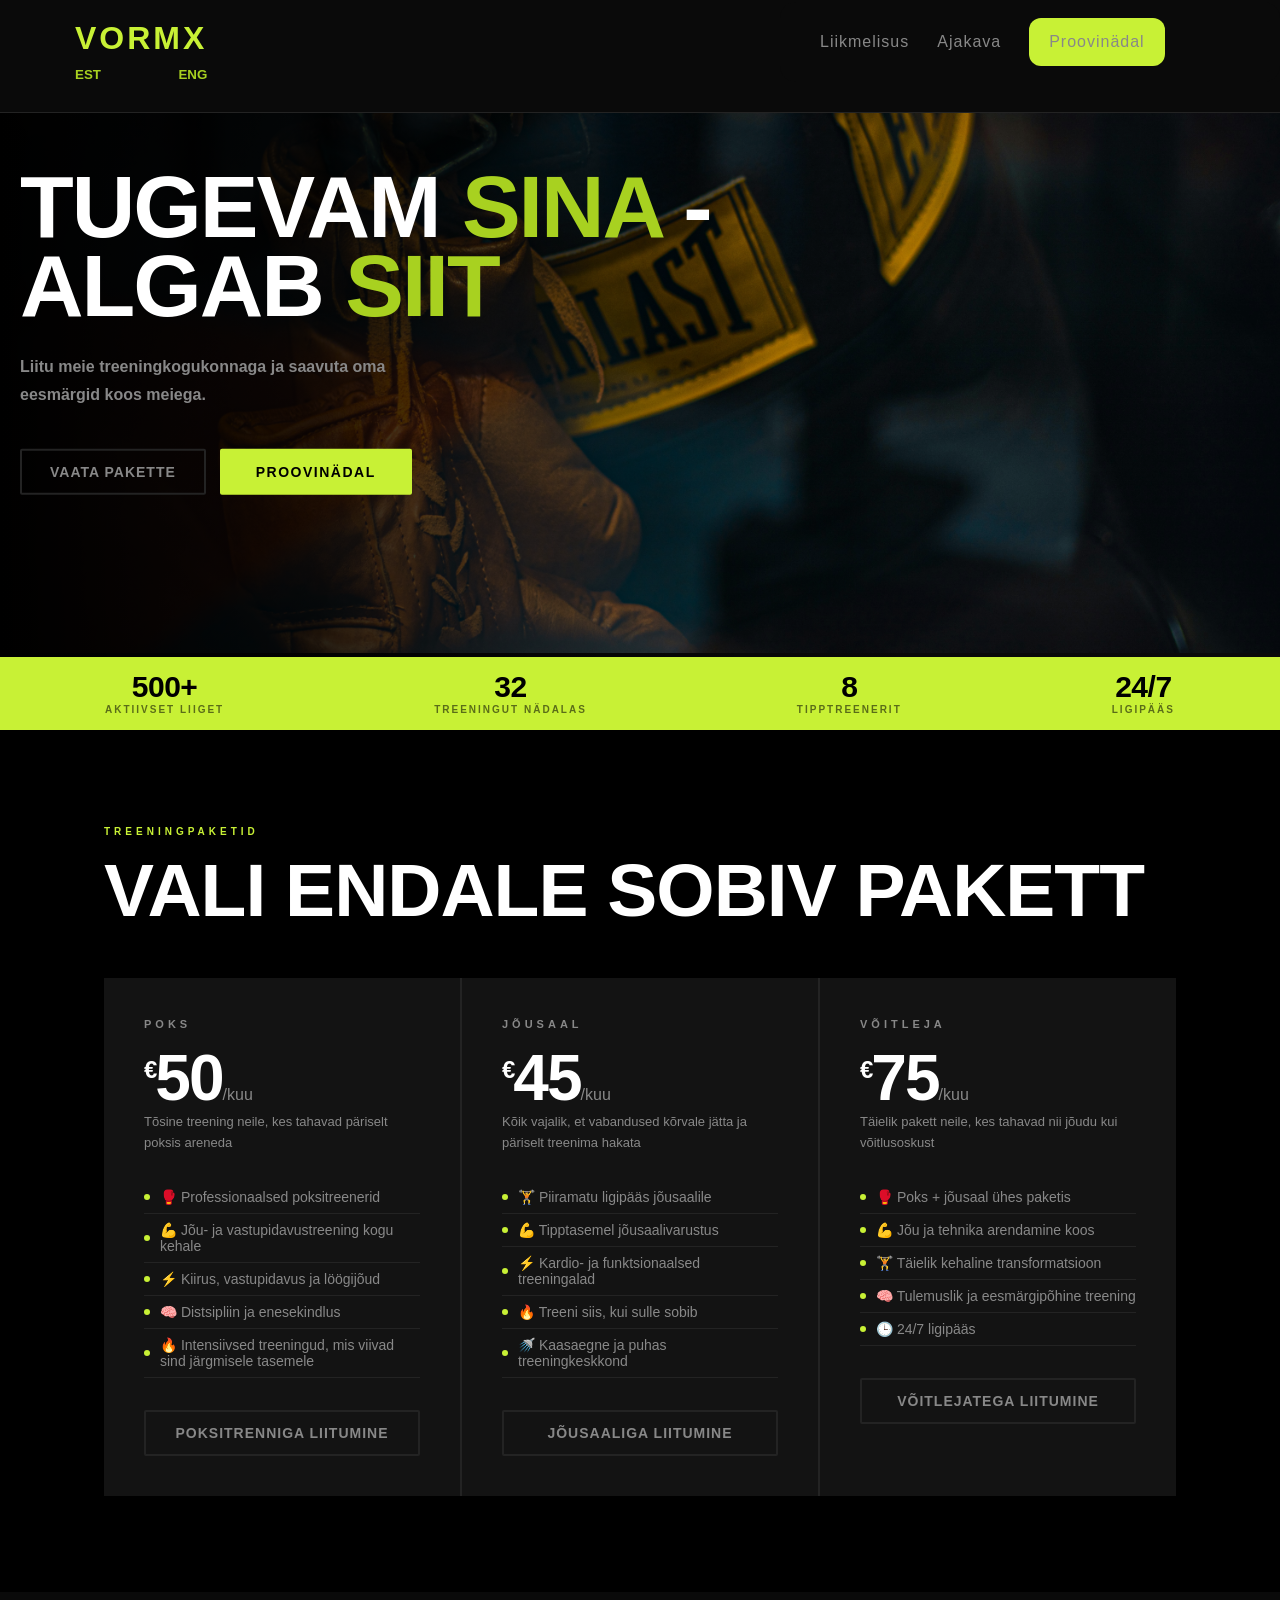
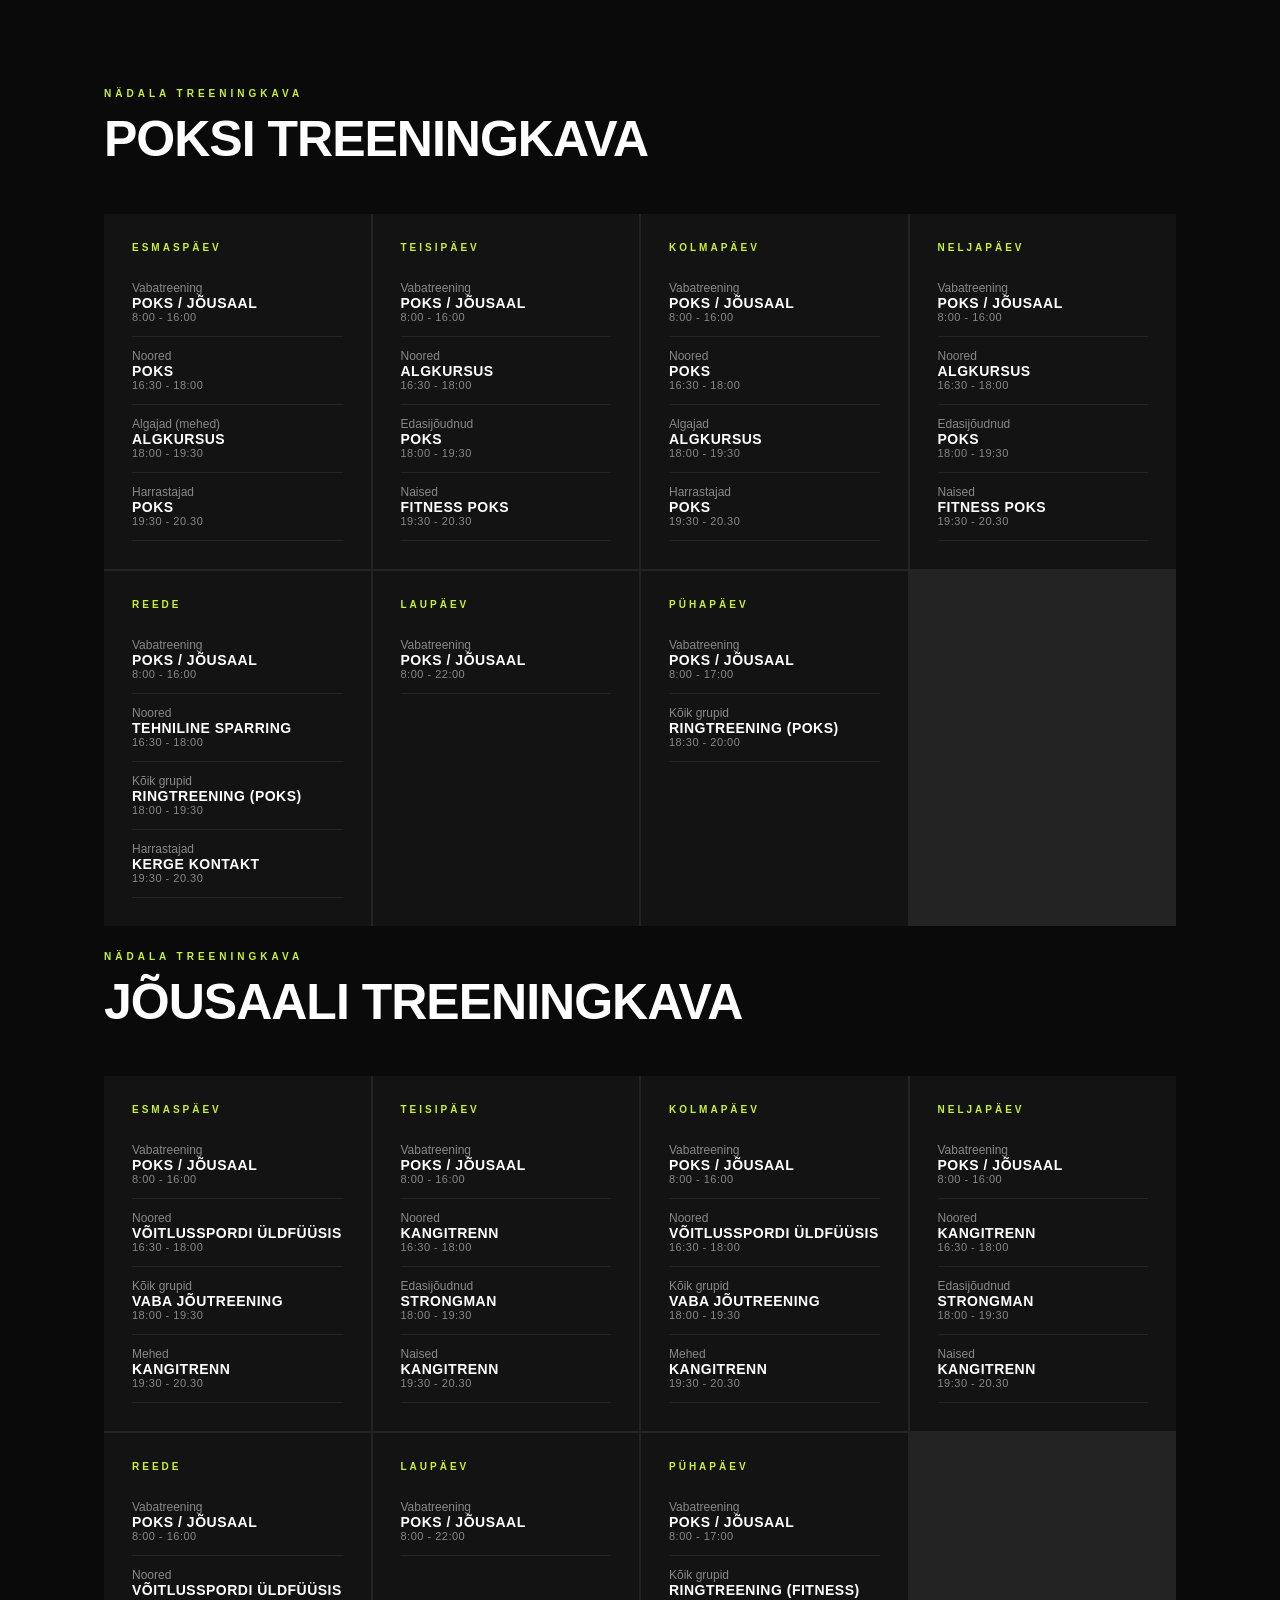
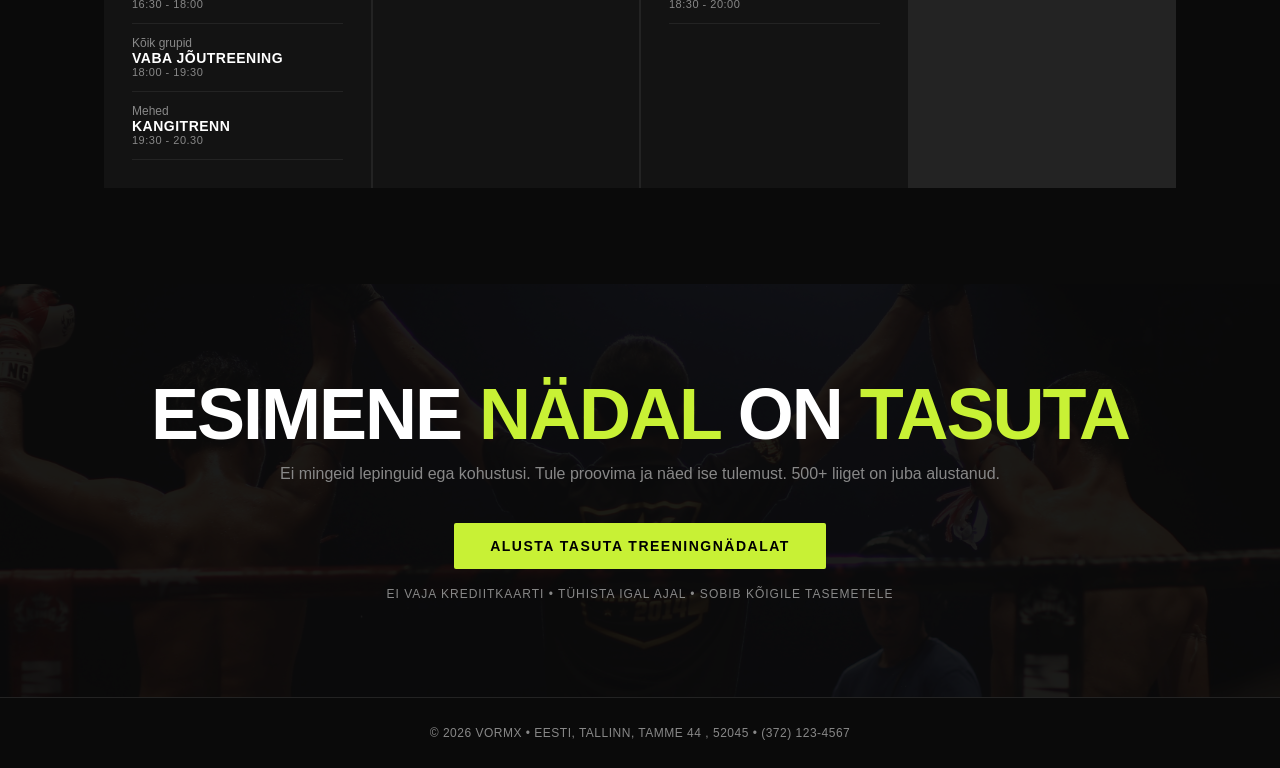
<file: index.html>
<!doctype html>
<html lang="en">
  <head>
    <meta charset="UTF-8" />
    <meta name="viewport" content="width=device-width, initial-scale=1.0" />
    <title>VormX</title>
    <link rel="stylesheet" href="index.css" />
  </head>
  <body>
    <header class="navbar">
      <div class="logo">
        <h1 class="title"><a href="index.html">VormX</a></h1>
        <button class="langbtn" onclick="setLanguage('et')">EST</button>
<button class="langbtn" onclick="setLanguage('en')">ENG</button></div>
      </div>
      <div class="burger">
        <div class="line"></div>
        <div class="line"></div>
        <div class="line"></div>
      </div>
        <nav class="nav-links">
            <a href="#plans" data-i18n="membership">Liikmelisus</a>
            <a href="#kava" data-i18n="schedule">Ajakava</a>
            <a href="trial.html" target="_blank" class="start" data-i18n="free-week">Proovinädal</a>
    </header>

    <section class="hero" id="hero">
        <div class="hero-vasak">
            <h1><span class="none" data-i18n="hero-h1">Tugevam</span> <span class="span" data-i18n="hero-span">sina</span> -<br> <span class="none" data-i18n="hero-start">algab</span> <span class="span" data-i18n="hero-span-two">siit</span></h1>
            <p data-i18n="hero-p">Liitu meie treeningkogukonnaga ja saavuta oma eesmärgid koos meiega.</p>
            <div class="nupud">
            <a href="#plans" class="esimenenupp" data-i18n="hero-plans" >Vaata pakette</a>
            <a href="trial.html" target="_blank" class="teinenupp" data-i18n="free-week">Proovinädal</a>
            </div>
        </div>
        
        <div class="hero-parem">
        <img src="hero.jpg" alt="Fitness Image" class="hero-image" />

        </div>
    </section>
    <section class="numbrid">
        <div class="numberbar">
            <div class="stats">
                <div class="statnum">500+</div>
                <div class="statstxt" data-i18n="active">Aktiivset liiget</div>
            </div>
            <div class="stats">
                <div class="statnum">32</div>
                <div class="statstxt" data-i18n="classes">Treeningut nädalas</div>
            </div>
            <div class="stats">
                <div class="statnum">8</div>
                <div class="statstxt" data-i18n="coaches">Tipptreenerit</div>
            </div>
            <div class="stats">
                <div class="statnum">24/7</div>
                <div class="statstxt" data-i18n="access">Ligipääs</div>
            </div>
        </div>
    </section>

    <section class="plans" id="plans">
        <div class="planscont">
            <div class="tiitel" data-i18n="plans">Treeningpaketid</div>
            <div class="sectitle">
                <h2 data-i18n="plan-title">Vali endale sobiv pakett</h2>
            </div>
            <div class="plaanid">
                <div class="plaani-kaart">
             <div class="nimi" data-i18n="boxing">Poks</div>
             <div class="hind">
                <sup>€</sup>50<span class="kuu" data-i18n="mo">/kuu</span>
             </div>
             <div class="tutvustus" data-i18n="boxing-sub">Tõsine treening neile, kes tahavad päriselt poksis areneda</div> 

             <ul class="list">
                <li data-i18n="list-coach">🥊 Professionaalsed poksitreenerid</li>
                <li data-i18n="list-body">💪 Jõu- ja vastupidavustreening kogu kehale</li>
                <li data-i18n="list-speed">⚡ Kiirus, vastupidavus ja löögijõud</li>
                <li data-i18n="list-smart">🧠 Distsipliin ja enesekindlus</li>
                <li data-i18n="list-limit">🔥 Intensiivsed treeningud, mis viivad sind järgmisele tasemele</li>
             </ul>
             <a href="trial.html" target="_blank" class="liitu" data-i18n="list-boxing" >Poksitrenniga liitumine</a>
            </div>

             <div class="plaani-kaart">
             <div class="nimi" data-i18n="gym">Jõusaal</div>
             <div class="hind">
                <sup>€</sup>45<span class="kuu" data-i18n="mo">/kuu</span>
             </div>
             <div class="tutvustus" data-i18n="gym-sub">Kõik vajalik, et vabandused kõrvale jätta ja päriselt treenima hakata</div> 

             <ul class="list">
                <li data-i18n="gym-access">🏋️ Piiramatu ligipääs jõusaalile</li>
                <li data-i18n="gym-prem">💪 Tipptasemel jõusaalivarustus</li>
                <li data-i18n="gym-cardio">⚡ Kardio- ja funktsionaalsed treeningalad</li>
                <li data-i18n="gym-schedule">🔥 Treeni siis, kui sulle sobib</li>
                <li data-i18n="gym-env">🚿 Kaasaegne ja puhas treeningkeskkond</li>
             </ul>
             <a href="trial.html" target="_blank" class="liitu" data-i18n="gym-join">Jõusaaliga liitumine</a>
            </div>


             <div class="plaani-kaart">
             <div class="nimi" data-i18n="one" >Võitleja</div>
             <div class="hind">
                <sup>€</sup>75<span class="kuu" data-i18n="mo">/kuu</span>
             </div>
             <div class="tutvustus" data-i18n="one-sub">Täielik pakett neile, kes tahavad nii jõudu kui võitlusoskust</div> 

             <ul class="list">
                <li data-i18n="one-all">🥊 Poks + jõusaal ühes paketis</li>
                <li data-i18n="one-together">💪 Jõu ja tehnika arendamine koos</li>
                <li data-i18n="one-body">🏋️ Täielik kehaline transformatsioon</li>
                <li data-i18n="one-perfo">🧠 Tulemuslik ja eesmärgipõhine treening</li>
                <li data-i18n="one-access">🕒 24/7 ligipääs</li>
             </ul>
             <a href="trial.html" target="_blank" class="liitu" data-i18n="one-fighter">Võitlejatega liitumine</a>
            </div>
            </div>
        </div>
    </section>


    <section class="kava" id="kava">
        <div class="cont">
            <div class="tunniplaan" data-i18n="weekly-schedule">Nädala treeningkava</div>
            <h2 class="teineh" data-i18n="box-schedule">Poksi treeningkava</h2>
            <div class="ajakava">
                <div class="trennikaart">
                    <div class="päev" data-i18n="box-mon">Esmaspäev</div>
                    <div class="kaardi-info">
                         <div class="grupp" data-i18n="box-train">Vabatreening</div>
                        <div class="trenn" data-i18n="box-title">Poks / Jõusaal</div>
                        <div class="aeg">8:00 - 16:00</div>
                    </div>
                    <div class="kaardi-info">
                         <div class="grupp" data-i18n="box-jun">Noored</div>
                        <div class="trenn" data-i18n="box-box">Poks</div>
                        <div class="aeg">16:30 - 18:00</div>
                       
                    </div>
                    <div class="kaardi-info">
                        <div class="grupp" data-i18n="box-beginner">Algajad (mehed)</div>
                        <div class="trenn" data-i18n="box-fund">Algkursus</div>
                        <div class="aeg">18:00 - 19:30</div>
                        
                    </div>
                    <div class="kaardi-info">
                        <div class="grupp" data-i18n="box-adv">Harrastajad</div>
                        <div class="trenn" data-i18n="box-box">Poks</div>
                        <div class="aeg">19:30 - 20.30</div>
                        
                    </div>
                </div>

                <div class="trennikaart">
                    <div class="päev" data-i18n="box-tue" >Teisipäev</div>
                    <div class="kaardi-info">
                         <div class="grupp" data-i18n="box-train">Vabatreening</div>
                        <div class="trenn" data-i18n="box-title">Poks / Jõusaal</div>
                        <div class="aeg">8:00 - 16:00</div>
                    </div>
                    <div class="kaardi-info">
                         <div class="grupp" data-i18n="box-jun">Noored</div>
                        <div class="trenn" data-i18n="box-fund">Algkursus</div>
                        <div class="aeg">16:30 - 18:00</div>
                       
                    </div>
                    <div class="kaardi-info">
                        <div class="grupp" data-i18n="box-int">Edasijõudnud</div>
                        <div class="trenn" data-i18n="box-box">Poks</div>
                        <div class="aeg">18:00 - 19:30</div>
                        
                    </div>
                    <div class="kaardi-info">
                        <div class="grupp" data-i18n="box-women">Naised</div>
                        <div class="trenn" data-i18n="box-fitness">Fitness poks</div>
                        <div class="aeg">19:30 - 20.30</div>
                        
                    </div>
                </div>

                 <div class="trennikaart">
                    <div class="päev" data-i18n="box-wed" >Kolmapäev</div>
                    <div class="kaardi-info">
                         <div class="grupp" data-i18n="box-train">Vabatreening</div>
                        <div class="trenn" data-i18n="box-title">Poks / Jõusaal</div>
                        <div class="aeg">8:00 - 16:00</div>
                    </div>
                    <div class="kaardi-info">
                         <div class="grupp" data-i18n="box-jun">Noored</div>
                        <div class="trenn" data-i18n="box-box">Poks</div>
                        <div class="aeg">16:30 - 18:00</div>
                       
                    </div>
                    <div class="kaardi-info">
                        <div class="grupp" data-i18n="box-beginner">Algajad</div>
                        <div class="trenn" data-i18n="box-fund">Algkursus</div>
                        <div class="aeg">18:00 - 19:30</div>
                        
                    </div>
                    <div class="kaardi-info">
                        <div class="grupp" data-i18n="box-adv">Harrastajad</div>
                        <div class="trenn" data-i18n="box-box">Poks</div>
                        <div class="aeg">19:30 - 20.30</div>
                        
                    </div>
                </div>
                 <div class="trennikaart">
                    <div class="päev" data-i18n="box-thur" >Neljapäev</div>
                    <div class="kaardi-info">
                         <div class="grupp" data-i18n="box-train">Vabatreening</div>
                        <div class="trenn" data-i18n="box-title">Poks / Jõusaal</div>
                        <div class="aeg">8:00 - 16:00</div>
                    </div>
                    <div class="kaardi-info">
                         <div class="grupp" data-i18n="box-jun">Noored</div>
                        <div class="trenn" data-i18n="box-fund">Algkursus</div>
                        <div class="aeg">16:30 - 18:00</div>
                       
                    </div>
                    <div class="kaardi-info">
                        <div class="grupp" data-i18n="box-int">Edasijõudnud</div>
                        <div class="trenn" data-i18n="box-box">Poks</div>
                        <div class="aeg">18:00 - 19:30</div>
                        
                    </div>
                    <div class="kaardi-info">
                        <div class="grupp" data-i18n="box-women">Naised</div>
                        <div class="trenn" data-i18n="box-fitness">Fitness poks</div>
                        <div class="aeg">19:30 - 20.30</div>
                        
                    </div>
                </div>

                <div class="trennikaart">
                    <div class="päev" data-i18n="box-fri">Reede</div>
                    <div class="kaardi-info">
                         <div class="grupp" data-i18n="box-train">Vabatreening</div>
                        <div class="trenn" data-i18n="box-title">Poks / Jõusaal</div>
                        <div class="aeg">8:00 - 16:00</div>
                    </div>
                    <div class="kaardi-info">
                         <div class="grupp" data-i18n="box-jun">Noored</div>
                        <div class="trenn" data-i18n="box-tech">Tehniline sparring</div>
                        <div class="aeg">16:30 - 18:00</div>
                       
                    </div>
                    <div class="kaardi-info">
                        <div class="grupp" data-i18n="box-all">Kõik grupid</div>
                        <div class="trenn" data-i18n="box-circ">Ringtreening (poks)</div>
                        <div class="aeg">18:00 - 19:30</div>
                        
                    </div>
                    <div class="kaardi-info">
                        <div class="grupp" data-i18n="box-adv">Harrastajad</div>
                        <div class="trenn" data-i18n="box-light">Kerge kontakt</div>
                        <div class="aeg">19:30 - 20.30</div>
                        
                    </div>
                </div>

                <div class="trennikaart">
                    <div class="päev" data-i18n="box-sat">Laupäev</div>
                    <div class="kaardi-info">
                         <div class="grupp" data-i18n="box-train">Vabatreening</div>
                        <div class="trenn" data-i18n="box-title">Poks / Jõusaal</div>
                        <div class="aeg">8:00 - 22:00</div>
                    </div>
                </div>


                <div class="trennikaart">
                    <div class="päev" data-i18n="box-sun">Pühapäev</div>
                    <div class="kaardi-info">
                         <div class="grupp" data-i18n="box-train">Vabatreening</div>
                        <div class="trenn" data-i18n="box-title">Poks / Jõusaal</div>
                        <div class="aeg">8:00 - 17:00</div>
                    </div>
                    <div class="kaardi-info">
                         <div class="grupp" data-i18n="box-all">Kõik grupid</div>
                        <div class="trenn" data-i18n="box-circ">Ringtreening (poks)</div>
                        <div class="aeg">18:30 - 20:00</div>
                       
                    </div>
                </div>


            </div>
        </div>


        <div class="cont">
            <div class="tunniplaan2" data-i18n="weekly-schedule">Nädala treeningkava</div>
            <h2 class="teineh" data-i18n="gym-schedule-time">Jõusaali treeningkava</h2>
            <div class="ajakava">
                <div class="trennikaart">
                    <div class="päev" data-i18n="box-mon" >Esmaspäev</div>
                    <div class="kaardi-info">
                         <div class="grupp" data-i18n="box-train">Vabatreening</div>
                        <div class="trenn" data-i18n="box-title">Poks / Jõusaal</div>
                        <div class="aeg">8:00 - 16:00</div>
                    </div>
                    <div class="kaardi-info">
                         <div class="grupp" data-i18n="box-jun">Noored</div>
                        <div class="trenn" data-i18n="gym-cont">Võitlusspordi üldfüüsis</div>
                        <div class="aeg">16:30 - 18:00</div>
                       
                    </div>
                    <div class="kaardi-info">
                        <div class="grupp" data-i18n="box-all">Kõik grupid</div>
                        <div class="trenn" data-i18n="gym-lift">Vaba jõutreening</div>
                        <div class="aeg">18:00 - 19:30</div>
                        
                    </div>
                    <div class="kaardi-info">
                        <div class="grupp" data-i18n="gym-men" >Mehed</div>
                        <div class="trenn" data-i18n="gym-barb">Kangitrenn</div>
                        <div class="aeg">19:30 - 20.30</div>
                        
                    </div>
                </div>

                <div class="trennikaart">
                    <div class="päev" data-i18n="box-tue">Teisipäev</div>
                    <div class="kaardi-info">
                         <div class="grupp" data-i18n="box-train" >Vabatreening</div>
                        <div class="trenn" data-i18n="box-title">Poks / Jõusaal</div>
                        <div class="aeg">8:00 - 16:00</div>
                    </div>
                    <div class="kaardi-info">
                         <div class="grupp" data-i18n="box-jun">Noored</div>
                        <div class="trenn" data-i18n="gym-barb">Kangitrenn</div>
                        <div class="aeg">16:30 - 18:00</div>
                       
                    </div>
                    <div class="kaardi-info">
                        <div class="grupp" data-i18n="box-int">Edasijõudnud</div>
                        <div class="trenn" >Strongman</div>
                        <div class="aeg">18:00 - 19:30</div>
                        
                    </div>
                    <div class="kaardi-info">
                        <div class="grupp" data-i18n="box-women">Naised</div>
                        <div class="trenn" data-i18n="gym-barb">Kangitrenn</div>
                        <div class="aeg">19:30 - 20.30</div>
                        
                    </div>
                </div>

                 <div class="trennikaart">
                    <div class="päev" data-i18n="box-wed">Kolmapäev</div>
                    <div class="kaardi-info">
                         <div class="grupp" data-i18n="box-train">Vabatreening</div>
                        <div class="trenn" data-i18n="box-title">Poks / Jõusaal</div>
                        <div class="aeg">8:00 - 16:00</div>
                    </div>
                    <div class="kaardi-info">
                         <div class="grupp" data-i18n="box-jun">Noored</div>
                        <div class="trenn" data-i18n="gym-cont">Võitlusspordi üldfüüsis</div>
                        <div class="aeg">16:30 - 18:00</div>
                       
                    </div>
                    <div class="kaardi-info">
                        <div class="grupp" data-i18n="box-all">Kõik grupid</div>
                        <div class="trenn" data-i18n="gym-lift">Vaba jõutreening</div>
                        <div class="aeg">18:00 - 19:30</div>
                        
                    </div>
                    <div class="kaardi-info">
                        <div class="grupp" data-i18n="gym-men">Mehed</div>
                        <div class="trenn" data-i18n="gym-barb">Kangitrenn</div>
                        <div class="aeg">19:30 - 20.30</div>
                        
                    </div>
                </div>


                 <div class="trennikaart">
                    <div class="päev" data-i18n="box-thur">Neljapäev</div>
                    <div class="kaardi-info">
                         <div class="grupp" data-i18n="box-train">Vabatreening</div>
                        <div class="trenn" data-i18n="box-title">Poks / Jõusaal</div>
                        <div class="aeg">8:00 - 16:00</div>
                    </div>
                    <div class="kaardi-info">
                         <div class="grupp" data-i18n="box-jun">Noored</div>
                        <div class="trenn" data-i18n="gym-barb">Kangitrenn</div>
                        <div class="aeg">16:30 - 18:00</div>
                       
                    </div>
                    <div class="kaardi-info">
                        <div class="grupp" data-i18n="box-int">Edasijõudnud</div>
                        <div class="trenn">Strongman</div>
                        <div class="aeg">18:00 - 19:30</div>
                        
                    </div>
                    <div class="kaardi-info">
                        <div class="grupp" data-i18n="box-women">Naised</div>
                        <div class="trenn" data-i18n="gym-barb">Kangitrenn</div>
                        <div class="aeg">19:30 - 20.30</div>
                        
                    </div>
                </div>

                <div class="trennikaart">
                    <div class="päev" data-i18n="box-fri">Reede</div>
                    <div class="kaardi-info">
                         <div class="grupp" data-i18n="box-train">Vabatreening</div>
                        <div class="trenn" data-i18n="box-title">Poks / Jõusaal</div>
                        <div class="aeg">8:00 - 16:00</div>
                    </div>
                    <div class="kaardi-info">
                         <div class="grupp" data-i18n="box-jun">Noored</div>
                        <div class="trenn" data-i18n="gym-cont">Võitlusspordi üldfüüsis</div>
                        <div class="aeg">16:30 - 18:00</div>
                       
                    </div>
                    <div class="kaardi-info">
                        <div class="grupp" data-i18n="box-all">Kõik grupid</div>
                        <div class="trenn" data-i18n="gym-lift">Vaba jõutreening</div>
                        <div class="aeg">18:00 - 19:30</div>
                        
                    </div>
                    <div class="kaardi-info">
                        <div class="grupp" data-i18n="gym-men">Mehed</div>
                        <div class="trenn" data-i18n="gym-barb">Kangitrenn</div>
                        <div class="aeg">19:30 - 20.30</div>
                        
                    </div>
                </div>

                <div class="trennikaart">
                    <div class="päev" data-i18n="box-sat">Laupäev</div>
                    <div class="kaardi-info">
                         <div class="grupp" data-i18n="box-train">Vabatreening</div>
                        <div class="trenn" data-i18n="box-title">Poks / Jõusaal</div>
                        <div class="aeg">8:00 - 22:00</div>
                    </div>
                </div>


                <div class="trennikaart">
                    <div class="päev" data-i18n="box-sun">Pühapäev</div>
                    <div class="kaardi-info">
                         <div class="grupp" data-i18n="box-train">Vabatreening</div>
                        <div class="trenn" data-i18n="box-title">Poks / Jõusaal</div>
                        <div class="aeg">8:00 - 17:00</div>
                    </div>
                    <div class="kaardi-info">
                         <div class="grupp" data-i18n="box-all">Kõik grupid</div>
                        <div class="trenn" data-i18n="gym-circ">Ringtreening (fitness)</div>
                        <div class="aeg">18:30 - 20:00</div>
                       
                    </div>
                </div>


            </div>
        </div>
    </section>

    <section class="cta" id="cta">
        <div class="cta-txt">
            <h2> <span class="none" data-i18n="cta-first">Esimene</span> <span class="span" data-i18n="cta-week">Nädal</span> <span class="none" data-i18n="cta-is">On</span> <span class="span" data-i18n="cta-onus">Tasuta</span></h2>
            <p data-i18n="cta-p">Ei mingeid lepinguid ega kohustusi. Tule proovima ja näed ise tulemust. 500+ liiget on juba alustanud.</p>
            <a href="trial.html" target="_blank" class="cta-btn"  data-i18n="cta-start">Alusta tasuta treeningnädalat</a>
            <div class="cta-btn-note" data-i18n="cta-cancel">Ei vaja krediitkaarti • Tühista igal ajal • Sobib kõigile tasemetele</div>
        </div>  
    </section>

    <footer class="footer" id="hero">
        <div class="foot" data-i18n="foot-footer">
      © 2026 Vormx • Eesti, Tallinn, Tamme 44 , 52045 • (372) 123-4567
      </div>
    </footer>

    <script src="index.js"></script>
  </body>
</html>
</file>
<file: index.css>
:root {
  --bg: #0a0a0a;
  --card: #131313;
  --card2: #1a1a1a;
  --lime: #c8f135;
  --lime-dark: #a8d120;
  --lime-glow: rgba(200, 241, 53, 0.2);
  --white: #ffffff;
  --muted: #888;
  --border: #232323;
}

* {
  margin: 0;
  padding: 0;
  box-sizing: border-box;
  font-family: -apple-system, "Segoe UI", sans-serif;
}
html {
  scroll-behavior: smooth;
}
body {
  font-family: "Arial", sans-serif;
  background-color: var(--bg);
  color: var(--white);
}
.burger {
  display: flex;
  flex-direction: column;
  gap: 5px;
  cursor: pointer;
}
.burger .line {
  width: 35px;
  height: 5px;
  background: var(--lime-dark);
}
.navbar {
  width: 100%;
  text-align: center;
  border-bottom: 1px solid var(--border);
  display: flex;
  justify-content: space-between;
  align-items: center;
  padding: 20px;
  background-color: var(--bg);
}
.logo {
  font-size: 16px;
  font-weight: 900;
  text-decoration: none;
  text-transform: uppercase;
  letter-spacing: 3px;
  padding: 0px 20px;
}
.logo a {
  color: var(--lime);
  text-decoration: none;
}
.nav-links {
  border-radius: 16px;
  background-color: var(--bg);
  z-index: 1000;
  display: none;
  flex-direction: column;
  position: absolute;
  top: 6%;
  right: 0;
  height: 20vh;
  width: 200px;
  padding: 40px 40px;
  letter-spacing: 1px;
  align-items: center;
  gap: 28px;
}
.nav-links a {
  border-bottom: 1px solid var(--muted);
  align-items: center;
  color: var(--muted);
  text-decoration: none;
}
.nav-links.active {
  display: flex;
  flex-direction: column;
}
.langbtn {
  border: none;
  padding: 10px;
  border-radius: 8px;
  background-color: transparent;
  color: var(--lime-dark);
  font-weight: 900;
  cursor: pointer;
  margin-left: 25px;
  margin-right: 25px;
}
.start {
  background-color: var(--lime);
  padding: 15px 20px;
  border-radius: 12px;
}
.hero {
  width: 100%;
  display: flex;
  font-weight: 900;
  justify-content: space-between;
  gap: 40px;
}
.hero-vasak {
  padding: 0px;
}
.hero-vasak h1 {
  font-size: clamp(48px, 7vw, 88px);
  font-weight: 900;
  line-height: 0.9;
  text-transform: uppercase;
  letter-spacing: -2px;
  margin-bottom: 28px;
}
.hero-vasak span,
.cta-txt span {
  color: var(--lime-dark);
}
.hero-vasak .none,
.cta-txt .none {
  color: var(--white);
}
.hero-vasak p {
  font-size: 16px;
  color: var(--muted);
  max-width: 400px;
  margin-bottom: 40px;
  line-height: 1.75;
}
.nupud {
  display: flex;
  gap: 14px;
  flex-wrap: wrap;
}
.esimenenupp {
  display: inline-block;
  border: 2px solid var(--border);
  color: var(--muted);
  font-weight: 700;
  font-size: 14px;
  padding: 13px 28px;
  border-radius: 2px;
  text-decoration: none;
  text-transform: uppercase;
  letter-spacing: 1px;
  transition: all 0.15s;
}
.esimenenupp:hover {
  border: 1px solid var(--lime-dark);
  color: var(--lime-dark);
}
.teinenupp {
  display: inline-block;
  background: var(--lime);
  color: #000;
  font-weight: 900;
  font-size: 14px;
  padding: 15px 36px;
  border-radius: 2px;
  text-decoration: none;
  text-transform: uppercase;
  letter-spacing: 1.5px;
  transition: all 0.15s;
  border: none;
  cursor: pointer;
}
.teinenupp:hover {
  box-shadow: 10px 20px 20px var(--lime-glow);
}
.hero {
  position: relative;
}

.hero-vasak {
  position: absolute;
  z-index: 2;
  left: 20px;
  top: 40%;
  transform: translateY(-50%);
}

.hero-parem {
  width: 100%;
}

.hero-parem img {
  width: 100%;
  height: 60vh;
  object-fit: cover;
}
.hero-parem::after {
  content: "";
  position: absolute;
  inset: 0;

  background: linear-gradient(
    to right,
    rgba(0, 0, 0, 1) 0%,
    rgba(0, 0, 0, 0.85) 25%,
    rgba(0, 0, 0, 0.2) 60%,
    rgba(0, 0, 0, 0) 100%
  );
}
.numbrid {
  width: 100%;
  margin: 0 auto;
  padding: 0 14px;
  background: var(--lime);
  padding: 15px 0;
  text-align: center;
}
.numberbar {
  display: flex;
  justify-content: space-around;
}
.stats {
  text-align: center;
}
.statnum {
  font-size: 30px;
  font-weight: 900;
  color: #000;
  line-height: 1;
  text-transform: uppercase;
  letter-spacing: -0.5px;
}
.statstxt {
  font-size: 10px;
  font-weight: 800;
  color: rgba(0, 0, 0, 0.55);
  text-transform: uppercase;
  letter-spacing: 2px;
  margin-top: 2px;
}
.plans {
  padding: 96px 0;
  background: #000;
}
.planscont {
  max-width: 1120px;
  margin: 0 auto;
  padding: 0 24px;
}
.tiitel {
  font-size: 10px;
  font-weight: 900;
  text-transform: uppercase;
  letter-spacing: 4px;
  color: var(--lime);
  margin-bottom: 14px;
}
.sectitle {
  font-size: clamp(30px, 4.5vw, 50px);
  font-weight: 900;
  text-transform: uppercase;
  letter-spacing: -1px;
  margin-bottom: 48px;
  line-height: 1.05;
}
.plaanid {
  display: grid;
  grid-template-columns: repeat(auto-fit, minmax(290px, 1fr));
  gap: 2px;
  background: var(--border);
}
.plaani-kaart {
  background: var(--card);
  padding: 40px;
  position: relative;
  transition: background 0.2s;
}
.nimi {
  font-size: 11px;
  font-weight: 900;
  text-transform: uppercase;
  letter-spacing: 4px;
  color: var(--muted);
  margin-bottom: 16px;
}
.hind {
  font-size: 64px;
  font-weight: 900;
  line-height: 1;
  margin-bottom: 2px;
  letter-spacing: -2px;
}

.hind sup {
  font-size: 24px;
  vertical-align: super;
}
.hind .kuu {
  font-size: 16px;
  font-weight: 400;
  color: var(--muted);
  letter-spacing: 0;
}
.tutvustus {
  font-size: 13px;
  color: var(--muted);
  margin-bottom: 28px;
  line-height: 1.6;
}
.list {
  list-style: none;
  margin-bottom: 32px;
}
.list li {
  padding: 8px 0;
  font-size: 14px;
  color: var(--muted);
  border-bottom: 1px solid var(--border);
  display: flex;
  align-items: center;
  gap: 10px;
}
.list li::before {
  content: "";
  width: 6px;
  height: 6px;
  background: var(--lime);
  border-radius: 50%;
  flex-shrink: 0;
}
.liitu {
  display: block;
  text-align: center;
  border: 2px solid var(--border);
  color: var(--muted);
  font-weight: 700;
  font-size: 14px;
  padding: 13px 28px;
  border-radius: 2px;
  text-decoration: none;
  text-transform: uppercase;
  letter-spacing: 1px;
  transition: all 0.15s;
}
.liitu:hover {
  border: 2px solid var(--lime-dark);
  color: var(--lime-dark);
}
.kava {
  padding: 96px 0;
}
.cont {
  max-width: 1120px;
  margin: 0 auto;
  padding: 0 24px;
}
.tunniplaan {
  font-size: 10px;
  font-weight: 900;
  text-transform: uppercase;
  letter-spacing: 4px;
  color: var(--lime);
  margin-bottom: 14px;
}
.tunniplaan2 {
  margin-top: 25px;
  font-size: 10px;
  font-weight: 900;
  text-transform: uppercase;
  letter-spacing: 4px;
  color: var(--lime);
  margin-bottom: 14px;
}
.teineh {
  font-size: clamp(30px, 4.5vw, 50px);
  font-weight: 900;
  text-transform: uppercase;
  letter-spacing: -1px;
  margin-bottom: 48px;
  line-height: 1.05;
}
.ajakava {
  display: grid;
  grid-template-columns: repeat(auto-fit, minmax(230px, 1fr));
  gap: 2px;
  background: var(--border);
}
.kaardi-info {
  padding: 10px 0;
  border-bottom: 1px solid var(--border);
}
.trennikaart {
  background: var(--card);
  padding: 28px;
}
.päev {
  font-size: 10px;
  font-weight: 900;
  text-transform: uppercase;
  letter-spacing: 3px;
  color: var(--lime);
  margin-bottom: 16px;
}
.aeg {
  font-size: 11px;
  color: var(--muted);
  margin-bottom: 3px;
  text-transform: uppercase;
  letter-spacing: 0.5px;
}
.trenn {
  font-size: 14px;
  font-weight: 800;
  text-transform: uppercase;
  letter-spacing: 0.5px;
}
.grupp {
  font-size: 12px;
  color: var(--muted);
  margin-top: 2px;
}
.cta {
  padding: 96px 0;
  position: relative;
  overflow: hidden;
}
.cta::before {
  content: "";
  position: absolute;
  inset: 0;
  background: url(bottom.jpg) center / cover;
  opacity: 0.07;
}
.cta-txt {
  position: relative;
  z-index: 2;
  text-align: center;
}
.cta-txt h2 {
  font-size: clamp(36px, 6vw, 72px);
  font-weight: 900;
  text-transform: uppercase;
  letter-spacing: -2px;
  line-height: 0.95;
  margin-bottom: 16px;
}
.cta span {
  color: var(--lime);
}
.cta p {
  font-size: 16px;
  color: var(--muted);
  margin-bottom: 40px;
}
.cta-btn {
  display: inline-block;
  background: var(--lime);
  color: #000;
  font-weight: 900;
  font-size: 14px;
  padding: 15px 36px;
  border-radius: 2px;
  text-decoration: none;
  text-transform: uppercase;
  letter-spacing: 1.5px;
  transition: all 0.15s;
  border: none;
  cursor: pointer;
}
.cta-btn-note {
  font-size: 12px;
  color: var(--muted);
  margin-top: 18px;
  text-transform: uppercase;
  letter-spacing: 1px;
}
.footer {
  padding: 28px 0;
  text-align: center;
  font-size: 12px;
  color: var(--muted);
  border-top: 1px solid var(--border);
  text-transform: uppercase;
  letter-spacing: 0.5px;
}
.foot {
  max-width: 1120px;
  margin: 0 auto;
  padding: 0 24px;
}
@media (min-width: 768px) {
  .burger {
    display: none;
  }
  .nav-links {
    background-color: transparent;
    border-radius: 16px;
    background-color: var(--bg);
    z-index: 1000;
    display: flex;
    flex-direction: row;
    top: 0.2%;
    margin: auto;
    padding: auto;
    height: 0vh;
    width: 500px;
    letter-spacing: 1px;
    align-items: center;
    gap: 28px;
  }
  .nav-links .active {
    display: none;
  }
  .nav-links a:hover {
    text-decoration: underline;
  }
  .nav-links a {
    border-bottom: none;
  }
}
</file>
